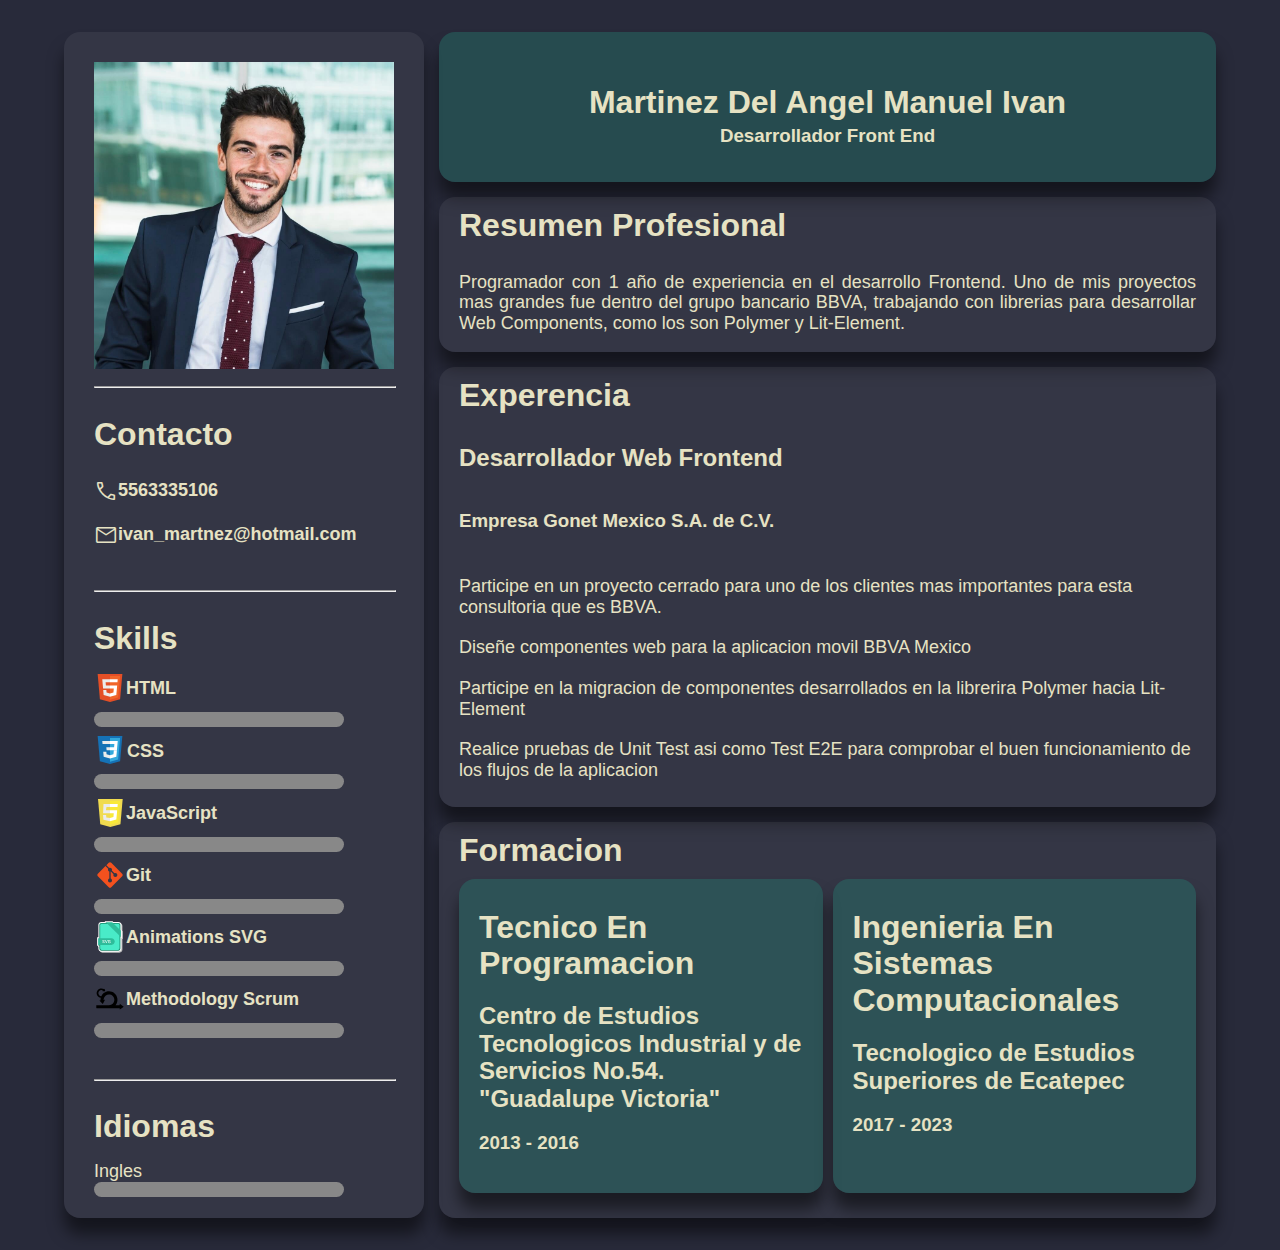
<file: index.html>
<!DOCTYPE html>
<html lang="en">
  <head>
    <meta charset="UTF-8" />
    <meta http-equiv="X-UA-Compatible" content="IE=edge" />
    <meta name="viewport" content="width=device-width, initial-scale=1.0" />
    <title>MyCurriculum</title>
    <link rel="stylesheet" href="css/normalize.css" />
    <link rel="stylesheet" href="css/style.css" />
    <link
      rel="stylesheet"
      href="https://fonts.googleapis.com/css2?family=Material+Symbols+Outlined:opsz,wght,FILL,GRAD@48,400,0,0"
    />
  </head>

  <body>
    <main>
      <header class="header">
        <h1>Martinez Del Angel Manuel Ivan</h1>
        <h3>Desarrollador Front End</h3>
      </header>
      <section class="section-rp">
        <h1>resumen profesional</h1>
        <p>
          Programador con 1 año de experiencia en el desarrollo Frontend. Uno de
          mis proyectos mas grandes fue dentro del grupo bancario BBVA,
          trabajando con librerias para desarrollar Web Components, como los son
          <span>Polymer</span> y <span> Lit-Element</span>.
        </p>
      </section>
      <section class="section-experience">
        <h1>experencia</h1>
        <h2>Desarrollador Web Frontend</h2>
        <h3>Empresa Gonet Mexico S.A. de C.V.</h3>
        <ul>
          <li>
            Participe en un proyecto cerrado para uno de los clientes mas
            importantes para esta consultoria que es BBVA.
          </li>
          <li>Diseñe componentes web para la aplicacion movil BBVA Mexico</li>
          <li>
            Participe en la migracion de componentes desarrollados en la
            librerira Polymer hacia Lit-Element
          </li>
          <li>
            Realice pruebas de Unit Test asi como Test E2E para comprobar el
            buen funcionamiento de los flujos de la aplicacion
          </li>
        </ul>
      </section>
      <section class="section-formation">
        <h1>formacion</h1>
        <div class="container-formation">
          <div class="item-formation">
            <h1>Tecnico en Programacion</h1>
            <h2>
              Centro de Estudios Tecnologicos Industrial y de Servicios No.54.
              "Guadalupe Victoria"
            </h2>
            <h3>2013 - 2016</h3>
          </div>
          <div class="item-formation">
            <h1>Ingenieria en Sistemas Computacionales</h1>
            <h2>Tecnologico de Estudios Superiores de Ecatepec</h2>
            <h3>2017 - 2023</h3>
          </div>
        </div>
      </section>

      <section class="section-sencundary">
        <article class="profile">
          <div class="imagen">
            <img src="img/foto_cv_lc_es_4.jpg" alt="" />
          </div>
        </article>
        <hr />
        <article class="contact">
          <h1>Contacto</h1>
          <ul class="items">
            <li>
              <span class="material-symbols-outlined"> call </span> 5563335106
            </li>
            <li>
              <span class="material-symbols-outlined"> mail </span>
              ivan_martnez@hotmail.com
            </li>
          </ul>
        </article>
        <hr />
        <article class="skills">
          <h1>Skills</h1>
          <ul>
            <li>
              <svg
                width="32"
                height="32"
                viewBox="0 0 32 32"
                fill="none"
                xmlns="http://www.w3.org/2000/svg"
              >
                <path
                  d="M5.902 27.201L3.655 2H28.345L26.095 27.197L15.985 30L5.902 27.201Z"
                  fill="#E44F26"
                />
                <path
                  d="M16 27.858L24.17 25.593L26.092 4.061H16V27.858Z"
                  fill="#F1662A"
                />
                <path
                  d="M16 13.407H11.91L11.628 10.242H16V7.151H15.989H8.25L8.324 7.981L9.083 16.498H16V13.407Z"
                  fill="#EBEBEB"
                />
                <path
                  d="M16 21.434L15.986 21.438L12.544 20.509L12.324 18.044H10.651H9.22099L9.65399 22.896L15.986 24.654L16 24.65V21.434Z"
                  fill="#EBEBEB"
                />
                <path
                  d="M15.989 13.407V16.498H19.795L19.437 20.507L15.989 21.437V24.653L22.326 22.896L22.372 22.374L23.098 14.237L23.174 13.407H22.341H15.989Z"
                  fill="white"
                />
                <path
                  d="M15.989 7.151V9.071V10.235V10.242H23.445H23.455L23.517 9.548L23.658 7.981L23.732 7.151H15.989Z"
                  fill="white"
                />
              </svg>
              HTML
              <div class="skill_item">
                <div class="skill_porcent skill_porcent--70"></div>
              </div>
            </li>
            <li>
              <svg
                width="33"
                height="33"
                viewBox="0 0 33 33"
                fill="none"
                xmlns="http://www.w3.org/2000/svg"
              >
                <path
                  d="M5.90201 27.201L3.65601 2H28.344L26.095 27.197L15.985 30L5.90201 27.201Z"
                  fill="#1572B6"
                />
                <path
                  d="M16 27.858L24.17 25.593L26.092 4.061H16V27.858Z"
                  fill="#33A9DC"
                />
                <path
                  d="M16 13.191H20.09L20.372 10.026H16V6.935H16.011H23.75L23.676 7.764L22.917 16.282H16V13.191Z"
                  fill="white"
                />
                <path
                  d="M16.019 21.218L16.005 21.222L12.563 20.292L12.343 17.827H10.67H9.24001L9.67301 22.68L16.004 24.438L16.019 24.434V21.218Z"
                  fill="#EBEBEB"
                />
                <path
                  d="M19.827 16.151L19.455 20.29L16.008 21.22V24.436L22.344 22.68L22.391 22.158L22.928 16.151H19.827Z"
                  fill="white"
                />
                <path
                  d="M16.011 6.935V8.855V10.018V10.026H8.55501H8.54501L8.48301 9.331L8.34201 7.764L8.26801 6.935H16.011Z"
                  fill="#EBEBEB"
                />
                <path
                  d="M16 13.191V15.111V16.274V16.282H12.611H12.601L12.539 15.587L12.399 14.02L12.325 13.191H16Z"
                  fill="#EBEBEB"
                />
              </svg>
              CSS
              <div class="skill_item">
                <div class="skill_porcent skill_porcent--50"></div>
              </div>
            </li>
            <li>
              <svg
                width="32"
                height="32"
                viewBox="0 0 32 32"
                fill="none"
                xmlns="http://www.w3.org/2000/svg"
              >
                <path
                  d="M4 2H28.69L26.45 27.19L16.35 30L6.25001 27.19L4 2Z"
                  fill="#F0DB4F"
                />
                <path
                  d="M16 4H26.09L24.17 25.53L16 27.8V4Z"
                  fill="#FFF329"
                  fill-opacity="0.59"
                />
                <path
                  d="M16 7V8.92V10.084V10.091H23.456H23.466L23.528 9.397L23.669 7.83L23.743 7H16Z"
                  fill="white"
                />
                <path
                  d="M16 13.256H11.91L12.5 10.091H16V7H15.989H9.5L9.083 16.347H16V13.256Z"
                  fill="#EBEBEB"
                />
                <path
                  d="M16 13.2564V16.3438H19.7796L19.448 20.1L16 21.03V24.246L22.337 22.489L22.383 21.967L23.109 14.355V13.2564L16 13.2564Z"
                  fill="white"
                />
                <path
                  d="M16 21.0291L12.323 20.465L12.103 18H10.43H9L9.433 22.852L16 24.2384V21.0291Z"
                  fill="#EBEBEB"
                />
              </svg>
              JavaScript
              <div class="skill_item">
                <div class="skill_porcent skill_porcent--45"></div>
              </div>
            </li>
            <li>
              <svg
                width="32"
                height="32"
                viewBox="0 0 32 32"
                fill="none"
                xmlns="http://www.w3.org/2000/svg"
              >
                <path
                  d="M28.1333 14.7333L17.2667 3.86667C16.9333 3.53334 16.4667 3.33334 16 3.33334C15.5333 3.33334 15.0667 3.53334 14.7333 3.86667L12.4 6.2L15.1333 8.93334C15.4 8.8 15.6667 8.73334 16 8.73334C17.1333 8.73334 18 9.6 18 10.7333C18 11.0667 17.9333 11.3333 17.8 11.6L20.4667 14.2667C20.7333 14.1333 21 14.0667 21.3333 14.0667C22.4667 14.0667 23.3333 14.9333 23.3333 16.0667C23.3333 17.2 22.4667 18.0667 21.3333 18.0667C20.2 18.0667 19.3333 17.2 19.3333 16.0667C19.3333 15.7333 19.4 15.4667 19.5333 15.2L16.8667 12.5333C16.8 12.5333 16.7333 12.6 16.6667 12.6V19.5333C17.4667 19.8 18 20.5333 18 21.4C18 22.5333 17.1333 23.4 16 23.4C14.8667 23.4 14 22.5333 14 21.4C14 20.5333 14.5333 19.8 15.3333 19.5333V12.5333C14.5333 12.2667 14 11.5333 14 10.6667C14 10.3333 14.0667 10.0667 14.2 9.8L11.4667 7.06667L3.86668 14.7333C3.53334 15.0667 3.33334 15.5333 3.33334 16C3.33334 16.4667 3.53334 16.9333 3.86668 17.2667L14.7333 28.1333C15.0667 28.4667 15.5333 28.6667 16 28.6667C16.4667 28.6667 16.9333 28.4667 17.2667 28.1333L28.1333 17.2667C28.4667 16.9333 28.6667 16.4667 28.6667 16C28.6667 15.5333 28.4667 15.0667 28.1333 14.7333Z"
                  fill="#F4511E"
                />
              </svg>
              Git
              <div class="skill_item">
                <div class="skill_porcent skill_porcent--50"></div>
              </div>
            </li>
            <li>
              <svg
                width="32"
                height="32"
                viewBox="0 0 32 32"
                fill="none"
                xmlns="http://www.w3.org/2000/svg"
              >
                <path
                  d="M8.30625 31.6375C6.7 31.6375 5.3875 30.3625 5.3875 28.8V26.4125L4.125 25.4562V17.1812H5.3875V4.83748C5.3875 3.27498 6.69375 1.99998 8.30625 1.99998H11.8625V1.35623H19.6562L20.325 1.99998H25.4875C27.0937 1.99998 28.4062 3.27498 28.4062 4.83748V9.86248L28.9 10.3375V17.925H28.4062V28.7937C28.4062 30.3562 27.1 31.6312 25.4875 31.6312H8.30625V31.6375Z"
                  fill="#BFBFBF"
                />
                <path
                  d="M7.28751 30.6437C5.68126 30.6437 4.36876 29.3687 4.36876 27.8062V25.4187L3.10626 24.4687V16.1875H4.36876V3.84374C4.36876 2.28124 5.67501 1.00624 7.28751 1.00624H10.8438V0.362488H18.6375L19.3 1.00624H24.4625C26.0688 1.00624 27.3813 2.28124 27.3813 3.84374V8.87499L27.875 9.34999V16.9375H27.3813V27.8062C27.3813 29.3687 26.075 30.6437 24.4625 30.6437H7.28751V30.6437Z"
                  fill="white"
                />
                <path
                  d="M24.325 29.6812H7.42501C6.28126 29.6812 5.35626 28.7562 5.35626 27.6125V4.03747C5.35626 2.89372 6.28126 1.96872 7.42501 1.96872H24.325C25.4688 1.96872 26.3938 2.89372 26.3938 4.03747V27.6125C26.3938 28.7562 25.4688 29.6812 24.325 29.6812Z"
                  fill="#16896B"
                />
                <path
                  d="M6.17502 27.3187V4.33746C6.17502 3.46871 6.87502 2.76871 7.74377 2.76871H24C24.8688 2.76871 25.5688 3.46871 25.5688 4.33746V27.3187C25.5688 28.1875 24.8688 28.8875 24 28.8875H7.74377C6.88127 28.8875 6.17502 28.1812 6.17502 27.3187Z"
                  fill="#49EBC8"
                />
                <path
                  d="M26.8813 15.975V9.74998L18.225 1.32498H11.8313L26.8813 15.975Z"
                  fill="#2EBC9A"
                />
                <path
                  d="M11.8313 1.32498V1.96873H12.4938L11.8313 1.32498Z"
                  fill="#096047"
                />
                <path
                  d="M26.3938 15.5V15.975H26.8813L26.3938 15.5Z"
                  fill="#096047"
                />
                <path
                  d="M17.3375 23.9937H4.10001V17.1562H17.3438C19.2063 17.1562 20.7188 18.6687 20.7188 20.5312V20.6187C20.7125 22.4812 19.2063 23.9937 17.3375 23.9937Z"
                  fill="#2EBC9A"
                />
                <path
                  d="M4.10001 23.9937L5.35626 24.9437V23.9937H4.10001Z"
                  fill="#096047"
                />
                <path
                  d="M10.0938 21.3125C10.0938 21.1875 10.05 21.0812 9.95627 21C9.86252 20.9187 9.70002 20.85 9.46877 20.7812C9.13127 20.6937 8.87502 20.575 8.69377 20.425C8.51252 20.2812 8.41877 20.0875 8.41877 19.85C8.41877 19.6062 8.51877 19.4062 8.71877 19.2437C8.91877 19.0875 9.17502 19.0062 9.48752 19.0062C9.82502 19.0062 10.0938 19.0937 10.2938 19.2687C10.4938 19.4437 10.5938 19.6625 10.5875 19.9187L10.5813 19.9312H10.0813C10.0813 19.7687 10.025 19.6437 9.91877 19.55C9.81252 19.4562 9.66252 19.4062 9.48127 19.4062C9.30627 19.4062 9.16877 19.4437 9.07502 19.525C8.98127 19.6062 8.93127 19.7125 8.93127 19.8375C8.93127 19.9562 8.98127 20.05 9.08752 20.125C9.19377 20.2 9.36252 20.275 9.60627 20.3375C9.93127 20.425 10.1813 20.55 10.35 20.7C10.5188 20.8562 10.6063 21.05 10.6063 21.2875C10.6063 21.5375 10.5063 21.7375 10.3 21.8875C10.1 22.0375 9.83127 22.1125 9.50002 22.1125C9.18127 22.1125 8.90627 22.0312 8.67502 21.8687C8.43752 21.7062 8.32502 21.475 8.33127 21.175L8.33752 21.1625H8.83752C8.83752 21.3437 8.90002 21.4812 9.03127 21.575C9.16252 21.6687 9.31877 21.7125 9.50002 21.7125C9.68127 21.7125 9.82502 21.675 9.93127 21.6C10.0438 21.5437 10.0938 21.4375 10.0938 21.3125Z"
                  fill="white"
                />
                <path
                  d="M12.2813 21.2687L12.3375 21.4875H12.35L12.4063 21.2687L13.15 19.0562H13.7063L12.5938 22.0875H12.1L10.9875 19.0562H11.5438L12.2813 21.2687Z"
                  fill="white"
                />
                <path
                  d="M16.4688 21.6812C16.3813 21.8 16.2438 21.9062 16.0563 21.9937C15.8688 22.0875 15.625 22.1312 15.3313 22.1312C14.9625 22.1312 14.6625 22.0187 14.425 21.7875C14.1875 21.5562 14.0688 21.2562 14.0688 20.8937V20.2625C14.0688 19.8937 14.1813 19.6 14.4125 19.3687C14.6438 19.1375 14.9375 19.025 15.3 19.025C15.6625 19.025 15.9438 19.1125 16.15 19.2937C16.35 19.4687 16.45 19.7062 16.4438 19.9875L16.4375 20H15.9438C15.9438 19.8312 15.8875 19.6937 15.7813 19.5875C15.675 19.4812 15.5188 19.4312 15.3125 19.4312C15.1 19.4312 14.925 19.5125 14.7938 19.6687C14.6625 19.825 14.5938 20.025 14.5938 20.2687V20.9062C14.5938 21.15 14.6625 21.35 14.8 21.5062C14.9375 21.6625 15.1188 21.7437 15.3375 21.7437C15.5063 21.7437 15.6375 21.725 15.7313 21.6875C15.8313 21.65 15.9 21.6062 15.95 21.5562V20.9312H15.3V20.55H16.475V21.6812H16.4688Z"
                  fill="white"
                />
              </svg>
              Animations SVG
              <div class="skill_item">
                <div class="skill_porcent skill_porcent--35"></div>
              </div>
            </li>
            <li>
              <svg
                width="32"
                height="32"
                viewBox="0 0 32 32"
                fill="none"
                xmlns="http://www.w3.org/2000/svg"
              >
                <path
                  d="M21.6274 22.1325C21.7049 22.1373 21.7884 22.1471 21.8719 22.1471C23.0549 22.1483 24.2391 22.1412 25.422 22.1531C25.6811 22.1556 25.7586 22.0671 25.7453 21.8189C25.7284 21.4956 25.7416 21.1711 25.7416 20.7716C27.0844 21.7596 28.3824 22.7137 29.7143 23.6944C28.3921 24.6679 27.0941 25.6232 25.7416 26.6197C25.7416 26.2432 25.7416 25.932 25.7416 25.6208C25.7416 25.2188 25.7416 25.2176 25.3506 25.2176C17.7867 25.2176 10.2216 25.2176 2.65773 25.2176C2.29207 25.2176 2.29207 25.2176 2.29207 24.8495C2.29207 24.0516 2.30297 23.2537 2.28601 22.457C2.27995 22.1979 2.3635 22.1398 2.61172 22.141C6.67879 22.1483 10.7459 22.1542 14.813 22.1435C16.898 22.1375 18.5434 21.2741 19.6319 19.4773C21.5959 16.2324 19.5484 11.9824 15.7852 11.4352C12.8793 11.0126 10.178 12.9632 9.68521 15.9188C9.63315 16.2263 9.62952 16.5423 9.59925 16.9128C10.0751 16.8487 10.5061 16.7893 10.9941 16.7239C10.2301 18.2011 9.4927 19.6274 8.74442 21.0731C7.59779 19.8914 6.46812 18.7278 5.36387 17.5897C5.64114 17.5436 6.00922 17.4904 6.37367 17.4141C6.44269 17.3995 6.5444 17.2882 6.54198 17.224C6.52138 16.4503 6.57467 15.6851 6.72602 14.9259C6.73086 14.9029 6.71996 14.8762 6.71269 14.8314C5.9741 14.7055 5.28879 14.4391 4.66765 14.0105C3.1493 12.9595 2.35502 11.0041 2.72795 9.2218C3.13356 7.27967 4.59863 5.82792 6.49233 5.46953C7.72008 5.23826 8.85823 5.45856 9.91526 6.10762C10.1017 6.22264 10.2155 6.2396 10.3378 6.03982C10.4093 5.92238 10.517 5.82794 10.6405 5.68506C10.7943 6.30499 10.9384 6.88496 11.0813 7.46494C11.1297 7.65989 11.1672 7.85845 11.2241 8.05097C11.2859 8.25922 11.2229 8.35246 11.0026 8.33793C10.3657 8.29434 9.72758 8.25559 9.0907 8.21322C8.9333 8.20225 8.77711 8.18538 8.5749 8.16599C8.73231 7.96743 8.87518 7.78943 9.03137 7.5945C8.68754 7.33289 8.30856 7.20212 7.91384 7.13795C6.00562 6.82556 4.32382 8.29184 4.36256 10.2231C4.39162 11.7051 5.64117 13.0297 7.11713 13.1556C7.30844 13.1714 7.37503 13.0745 7.44889 12.9316C8.49502 10.9241 10.0703 9.50506 12.2134 8.76647C17.1716 7.05682 22.3478 10.1201 23.3031 15.1341C23.7741 17.6029 23.2377 19.8574 21.74 21.8782C21.6988 21.9339 21.6613 21.9933 21.625 22.0526C21.6176 22.0636 21.6275 22.0853 21.6334 22.1313L21.6274 22.1325Z"
                  fill="black"
                />
              </svg>
              Methodology Scrum
              <div class="skill_item">
                <div class="skill_porcent skill_porcent--90"></div>
              </div>
            </li>
          </ul>
        </article>
        <hr />
        <article>
          <h1>Idiomas</h1>
          <ul>
            <li>
              Ingles
              <div class="idioma_item">
                <div class="idioma_porcent idioma_porcent--50"></div>
              </div>
            </li>
          </ul>
        </article>
      </section>
    </main>
  </body>
</html>
</file>
<file: css/style.css>
:root{
    --skill-bar-length: 0%;
    --color-text: #E6E2C3;
    --color-secundary: rgba(34, 124, 112,0.4);
}
*{
    box-sizing: border-box;
}
body{
    box-sizing: border-box;
    font-family: sans-serif;
    display: flex;
    justify-content: center;
    background-color: #282A3A;
}
main{
    width: 90%;
    margin: 2rem;
    display: grid;
    grid-template-areas: 
    "secundary header"
    "secundary rp"
    "secundary experience"
    "secundary formation";
    grid-template-columns: 360px;
    grid-template-rows: 150px;
    grid-gap: 15px;
}
img{
    width: 300px;
}
ul{
    list-style: none;
    padding: 0;
}
li{
    font-size: large;
}
hr{
    width: 100%;
}
article h1,
section h1{
    color: var(--color-text);
    text-transform: capitalize;
    font-weight: bold;
    padding: 0;
    margin: 10px 0;
}
/*area secundaria*/
.section-sencundary{
    grid-area: secundary;
}
/*areas dentro del area principal*/
.header{
    grid-area: header;
} 
.section-rp{
    grid-area: rp;
}
.section-experience{
    grid-area: experience;
}
.section-formation{
    grid-area: formation;
}
.header,
.section-rp,
.section-experience,
.section-formation{
   display: flex;
   flex-direction: column;
   justify-content: center;
   padding: 0 20px;
}
.header h1,
.header h3{
    width: 485px;
    margin-left: auto;
    margin-right: auto;
    margin-bottom: 5px;
    text-align: center;
}
.header h3{
    margin-top: 0;
}
.section-rp p,
.section-experience p,
.section-formation p{
    font-size: large;
    text-align: justify;
}

.section-sencundary article.profile{
    display: grid;
    justify-content: center;
    align-items: center;
    grid-gap: 10px;
 }
 .section-sencundary article.contact ul li{
     color:var(--color-text);
     display: flex;
     align-items: center;
     padding: 10px 0;
     font-weight: bold;
  }
  .section-sencundary article.skills ul li{
     color: var(--color-text);
     display: flex;
     align-items: center;
     padding-bottom: 30px;
     font-weight: bold;
     position: relative;
  }
.section-sencundary{
    width: 100%;
    display: grid;
    align-content: space-around;
    justify-content: center;
}
.section-sencundary,
.header,
.section-rp,
.section-experience,
.section-formation,
.item-formation{
    color: var(--color-text);
    border-radius: 1rem;
    box-shadow: 0 1rem 1rem rgba(0, 0, 0, 0.5);
    background-color: rgba(255, 255, 255, 0.060);
}
.item-formation{
    background-color: var(--color-secundary);
    padding: 20px;
}
.header{
    background-color: var(--color-secundary);
}
.section-experience ul li{
    padding: 10px 0;
}
.container-formation{
    display: grid;
    grid-template-columns: 1fr 1fr;
    grid-gap: 10px;
    align-content: space-around;
    justify-content: space-around;
    padding-bottom: 25px;
}
.imagen{
    display: flex;
    justify-content: center;
    margin-top: 25px;
}
.material-symbols-outlined {
  font-variation-settings:
  'FILL' 0,
  'wght' 400,
  'GRAD' 0,
  'opsz' 48
}
.skill_item{
    position: absolute;
    top: 40px;
}
.skill_porcent,
.idioma_porcent,
.skill_porcent::after,
.idioma_porcent::after{
    position:relative;
    width: 250px;
    height: 15px;
    background-color: #888;
    border-radius: 1rem;
    overflow: hidden;
}
.skill_porcent::after,
.idioma_porcent::after{
    content: "";
    position:absolute;
    left: -250px;
    background-color: #227c70;
    transition: color 0.1s, background-color 0.5s ease-in-out;
    -webkit-animation: skills-bar-fill 2s ease-in-out forwards;
            animation: skills-bar-fill 2s ease-in-out forwards;
}
.skill_porcent--70::after{
    --skill-bar-length:70%;
}
.skill_porcent--50::after{
    --skill-bar-length:50%;
}
.skill_porcent--45::after{
    --skill-bar-length:45%;
}
.skill_porcent--35::after{
    --skill-bar-length:35%;
}
.skill_porcent--90::after{
    --skill-bar-length:90%
}
.idioma_porcent--50::after{
    --skill-bar-length:50%
} 

@-webkit-keyframes skills-bar-fill {
    to{
        transform: translateX(var(--skill-bar-length));
    }
}

@keyframes skills-bar-fill {
    to{
        transform: translateX(var(--skill-bar-length));
    }
}
</file>
